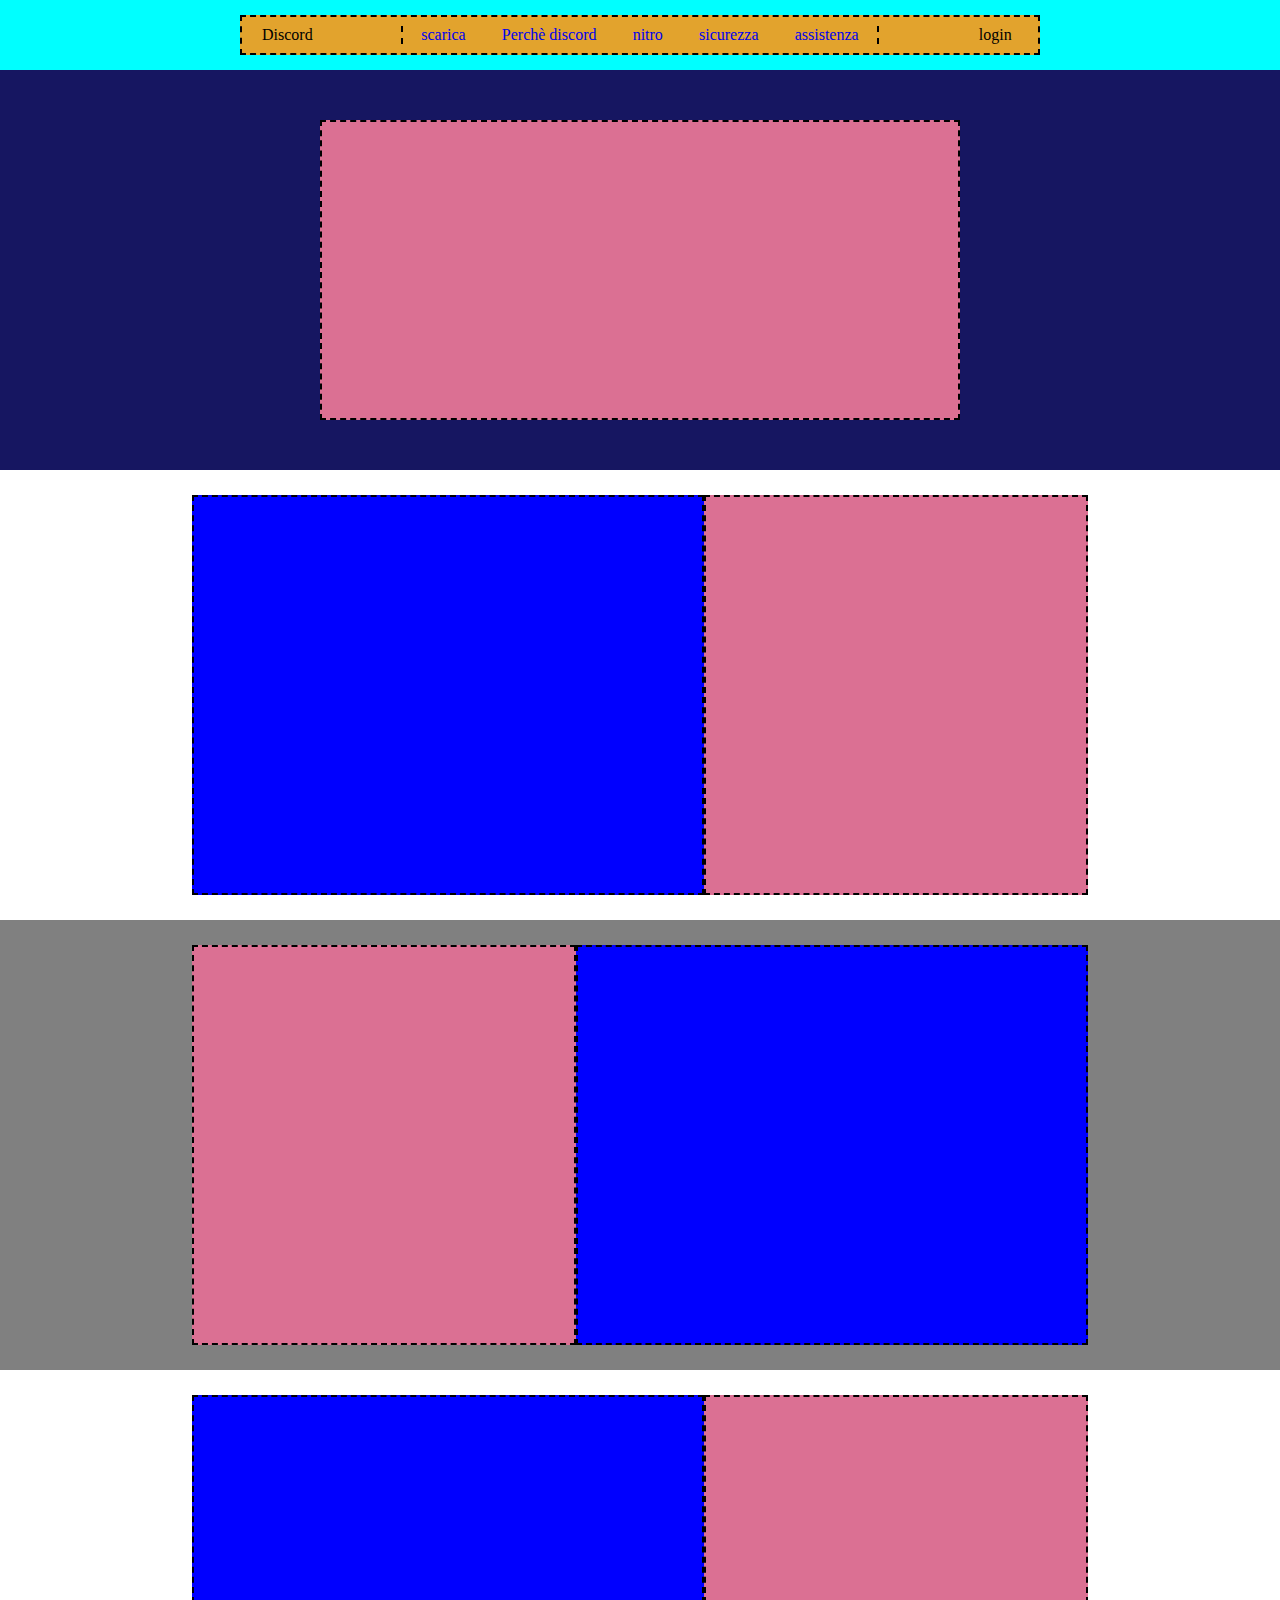
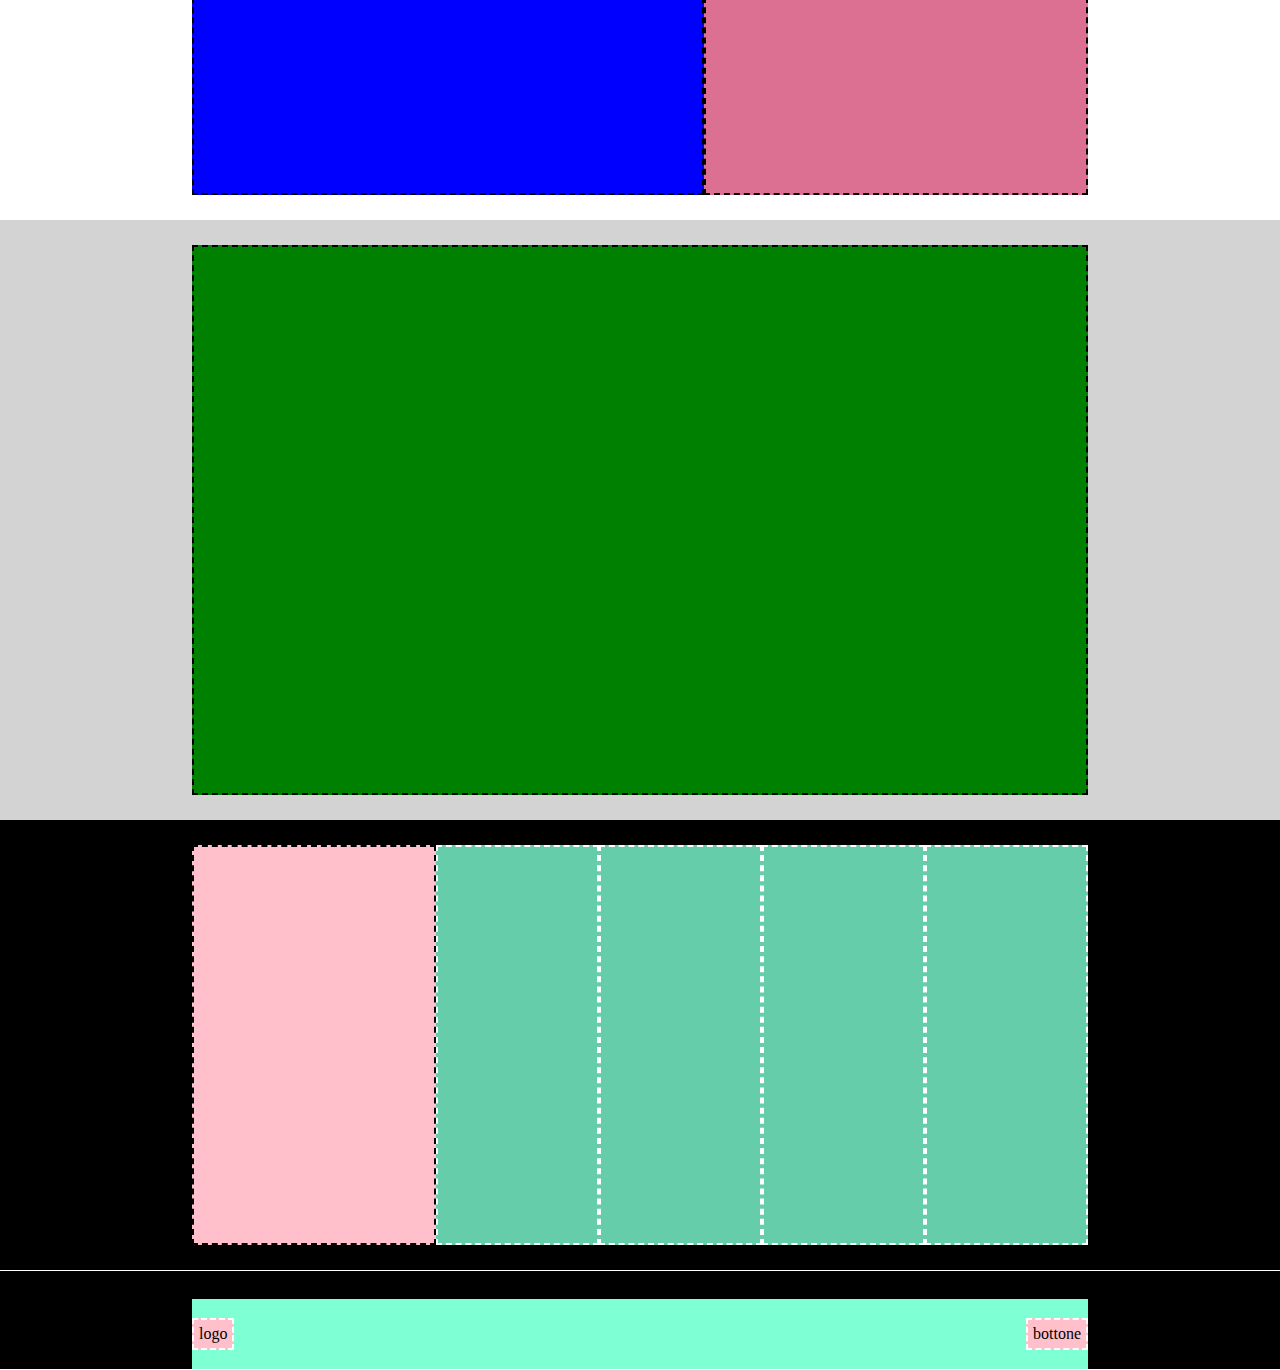
<file: index.html>
<!DOCTYPE html>
<html lang="en">
<head>
    <meta charset="UTF-8">
    <meta name="viewport" content="width=device-width, initial-scale=1.0">
    <title>Discord struttura</title>
    <link rel="stylesheet" href="./css/style.css">
</head>
<body>
    <!-- intestazione pagina -->
     <header>

        <div class="head-container">

            <span class="logo-head">Discord</span>

            <nav class="navigazione-header">
                <ul class="link-head">
                    <li><a href="#">scarica</a></li>
                    <li><a href="#">Perchè discord</a></li>
                    <li><a href="#">nitro</a></li>
                    <li><a href="#">sicurezza</a></li>
                    <li><a href="#">assistenza</a></li>
                </ul>
            </nav>
    
            <span class="login-head">login</span>

        </div>

     </header>

     <main>

        <!-- sezione jumbo -->
        <section class="jumbo-container">
            <div class="jumbo-layout"></div>

        </section>

       <!-- sezione study-group -->
        <section class="study-section">
            <div class="img-study"></div>
            <div class="study-description"></div>

        </section>

       <!-- sezione just-chillin -->
       <section class="chillin-section">
         <div class="chillin-description"></div>
         <div class="img-chillin"></div>

        </section>

       <!-- sezione coach -->
        <section class="coach-section">
          <div class="img-coach"></div>
          <div class="coach-description"></div>

        </section>

       <!-- sezione video e audio -->
        <section class="video-container">
            <div class="video-layout">
                <div></div>
                <div></div>
                <div></div>
            </div>

        </section>
      
     </main>

     <!-- footer e spacifiche -->
     <footer>

        <div class="footer-part">

            <div class="specifiche-container">

                <!-- ricerca social -->
                 <nav class="social big-section">
    
                 </nav>
    
                <!-- prodotto -->
                 <section class="prodotto small-section">
    
                 </section>
    
                <!-- compagnia -->
                 <section class="compagnia small-section">
    
                 </section>
    
                <!-- risorse -->
                 <section class="risorse small-section">
    
                 </section>
    
                <!-- norme -->
                 <section class="norme small-section">
    
                 </section>
            </div>
        </div>
      
         <!-- registrazione -->
        <div  class="registrazione-contain">
           
            <div class="registrazione">
                <span class="logo-footer sign">logo</span>
                <span class="bottone-footer sign">bottone</span>

            </div>
        </div>
        

     </footer>
    
</body>
</html>
</file>
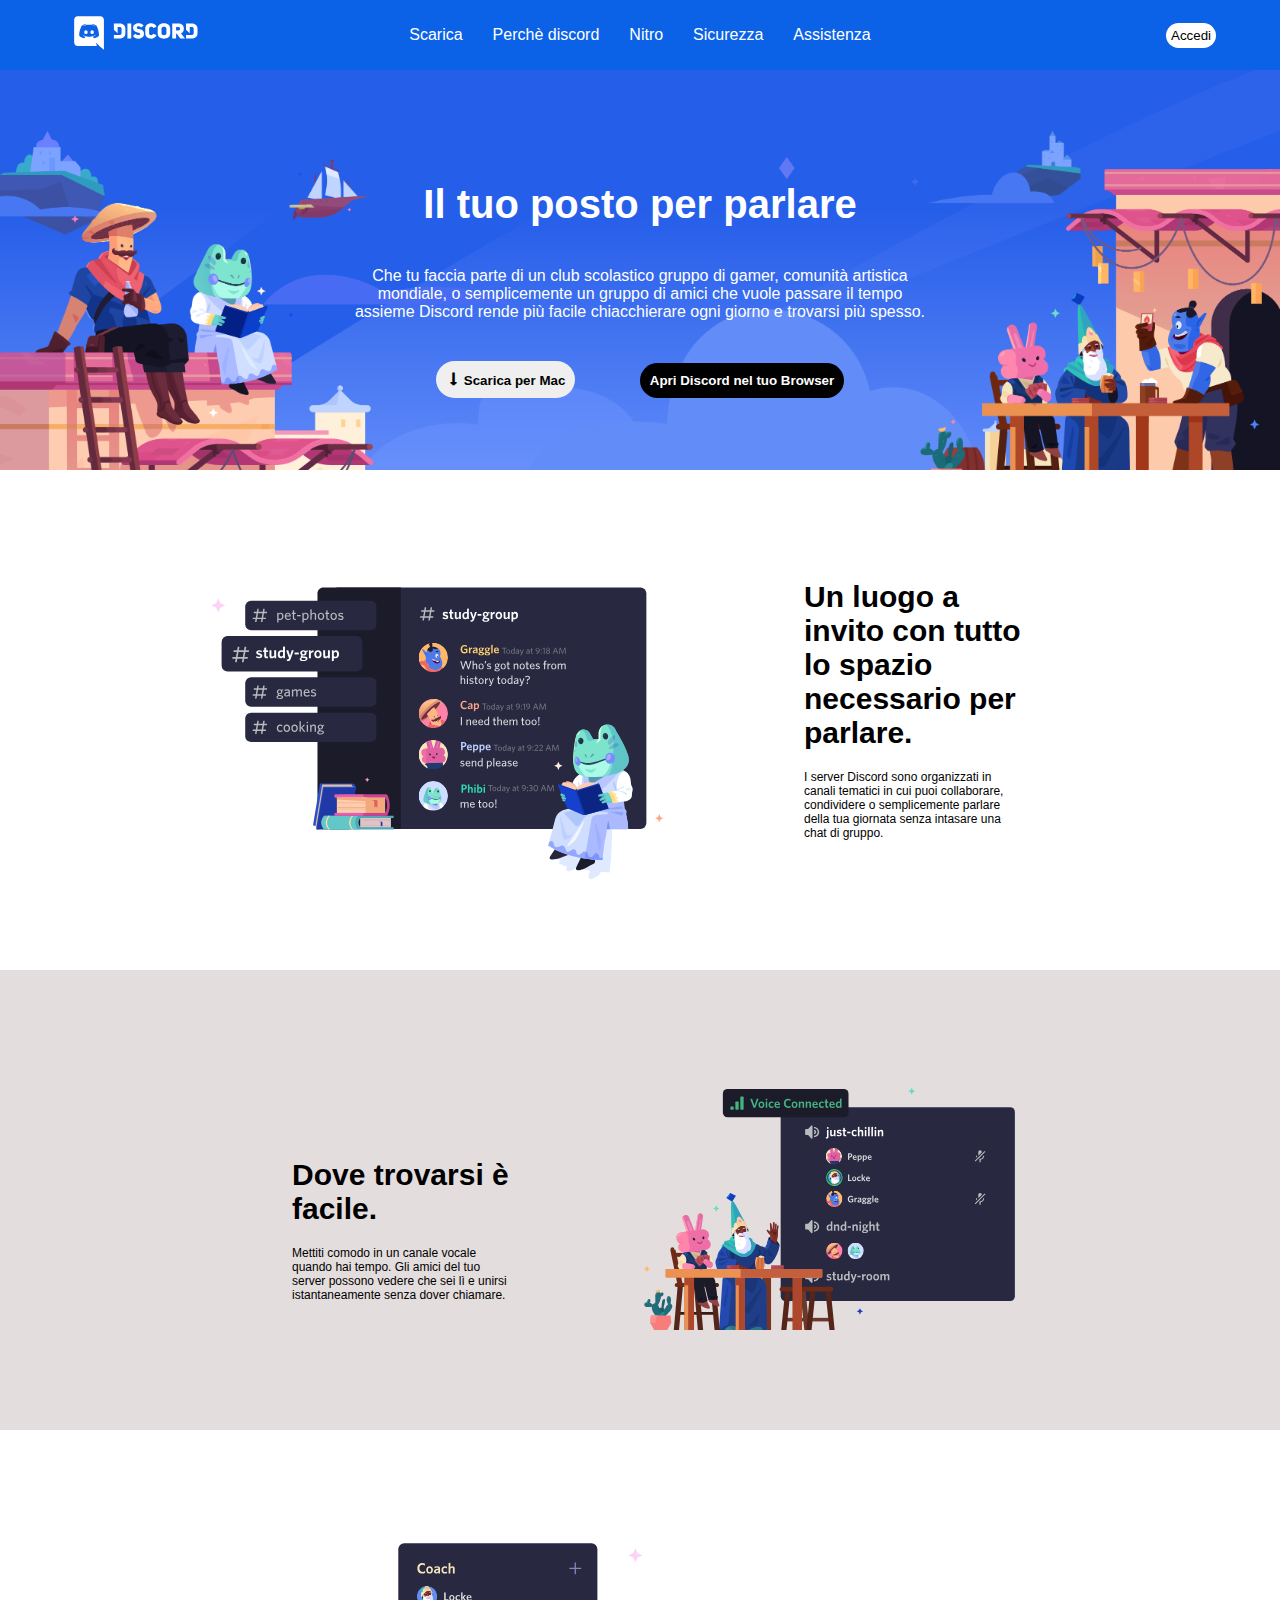
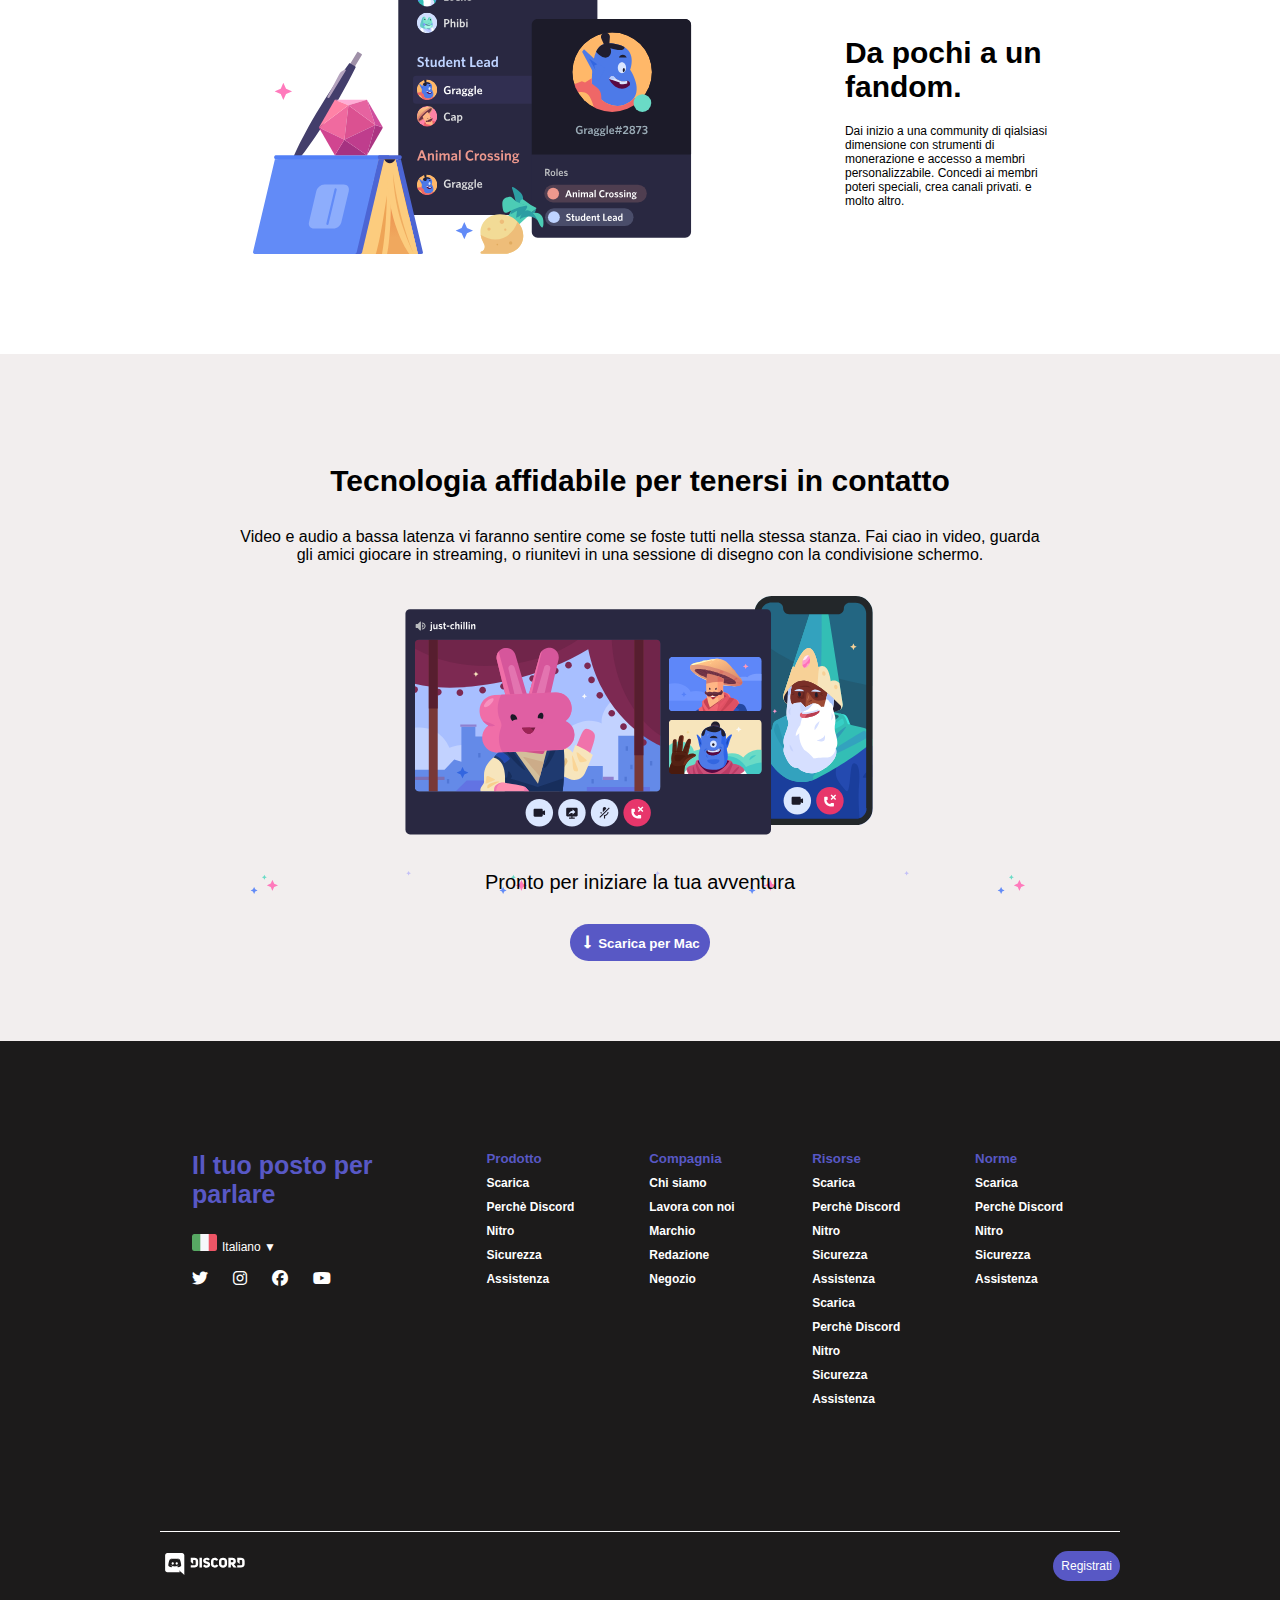
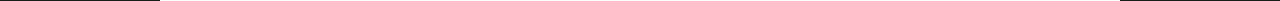
<file: bonus/index.html>
<!DOCTYPE html>
<html lang="en">
<head>
    <meta charset="UTF-8">
    <meta name="viewport" content="width=device-width, initial-scale=1.0">
    <link rel="stylesheet" href="https://cdnjs.cloudflare.com/ajax/libs/font-awesome/6.7.1/css/all.min.css">
    <title>Discord struttura</title>
    <link rel="stylesheet" href="./css bonus/style.css">
</head>
<body>
    <!-- intestazione pagina -->
     <header>

        <div class="head-container">

            <span class="logo-head"><img src="./img/logo.svg" alt="logo discord"></span>

            <nav class="navigazione-header">
                <ul class="link-head">
                    <li><a href="#">Scarica</a></li>
                    <li><a href="#">Perchè discord</a></li>
                    <li><a href="#">Nitro</a></li>
                    <li><a href="#">Sicurezza</a></li>
                    <li><a href="#">Assistenza</a></li>
                </ul>
            </nav>
    
            <span class="login-head"><button>Accedi</button></span>

        </div>

     </header>

     <main>

        <!-- sezione jumbo -->
        <section class="jumbo-container">
            <div class="jumbo-layout">
                <h1>Il tuo posto per parlare</h1>
                <p>Che tu faccia parte di un club scolastico gruppo di gamer, comunità artistica <br>mondiale, o semplicemente un gruppo di amici che vuole passare il tempo <br> assieme Discord rende più facile chiacchierare ogni giorno e trovarsi più spesso.
                </p>
                <button><span>&#129047;</span>Scarica per Mac</button>
                <button class="browser">Apri Discord nel tuo Browser</button>
            </div>

        </section>

       <!-- sezione study-group -->
        <section class="study-section">
            <div class="img-study"><img src="./img/item1.svg" alt="layout sezione studio"></div>
            <div class="study-description">
                <h2 class="titolo-secondario">
                    Un luogo a<br> invito con tutto<br> lo spazio<br> necessario per<br> parlare.
                </h2>
                <p class="paragrafo">
                    I server Discord sono organizzati in <br> canali tematici in cui puoi collaborare, <br> condividere o semplicemente parlare <br> della tua giornata senza intasare una <br> chat di gruppo.
                </p>
            </div>

        </section>

       <!-- sezione just-chillin -->
       <section class="chillin-section">
         <div class="chillin-description">
            <h2 class="titolo-secondario">
              Dove trovarsi è <br> facile.
            </h2>
            <p class="paragrafo">
                Mettiti comodo in un canale vocale <br> quando hai tempo. Gli amici del tuo <br> server possono vedere che sei lì e unirsi <br>istantaneamente senza dover chiamare.

            </p>
         </div>
         <div class="img-chillin"><img src="./img/item2.svg" alt="layout sezione chillin"></div>

        </section>

       <!-- sezione coach -->
        <section class="coach-section">
          <div class="img-coach"><img src="./img/item3.svg" alt="layout sezione coach"></div>
          <div class="coach-description">
            <h2 class="titolo-secondario">
                Da pochi a un <br>
                fandom.
            </h2>
            <p class="paragrafo">
                Dai inizio a una community di qialsiasi <br> dimensione con strumenti di <br> monerazione e accesso a membri <br> personalizzabile. Concedi ai membri <br> poteri speciali, crea canali privati. e <br> molto altro.
            </p>
          </div>

        </section>

       <!-- sezione video e audio -->
        <section class="video-container">
            <div class="video-layout">
                <div class="video-titolo">
                    Tecnologia affidabile per tenersi in contatto
                </div>

                <p>
                    Video e audio a bassa latenza vi faranno sentire come se foste tutti nella stessa stanza. Fai ciao in video, guarda <br> gli amici giocare in streaming, o riunitevi in una sessione di disegno con la condivisione schermo.

                </p>

                <div class="video-img"><img src="./img/item4-big.svg" alt="layoutsezione video"></div>

                <div>Pronto per iniziare la tua avventura </div>

                <button>
                    <span>&#129047;</span>Scarica per Mac
                </button>
            </div>

        </section>
      
     </main>

     <!-- footer e spacifiche -->
     <footer>

        <div class="footer-part">

            <section class="specifiche-container">

                <!-- ricerca social -->
                 <nav class="social big-section">

                    <h3>Il tuo posto per <br> parlare</h3>
                    <div><img src="./img/ita.png" alt="bandiera italia"><span class="lingua">Italiano &#9660;</span></div>
                    <div class="icon"><i class="fa-brands fa-twitter"></i><i class="fa-brands fa-instagram"></i><i class="fa-brands fa-facebook"></i><i class="fa-brands fa-youtube"></i></div>
    
                 </nav>
    
                <!-- prodotto -->
                 <span class="prodotto small-section">

                    <h5>Prodotto</h5>
                    <ul class="footer-text">

                        <li><a href="">Scarica</a></li>
                        <li><a href="">Perchè Discord</a></li>
                        <li><a href="">Nitro</a></li>
                        <li><a href="">Sicurezza</a></li>
                        <li><a href="">Assistenza</a></li>

                    </ul>
    
                </span>
    
                <!-- compagnia -->
                 <span class="small-section">

                    <h5>Compagnia</h5>
                    <ul class="footer-text">

                        <li><a href="">Chi siamo</a></li>
                        <li><a href="">Lavora con noi</a></li>
                        <li><a href="">Marchio</a></li>
                        <li><a href="">Redazione</a></li>
                        <li><a href="">Negozio</a></li>

                    </ul>

    
                 </span>
    
                <!-- risorse -->
                 <span class="small-section">

                    <h5>Risorse</h5>
                    <ul class="footer-text">

                        <li><a href="">Scarica</a></li>
                        <li><a href="">Perchè Discord</a></li>
                        <li><a href="">Nitro</a></li>
                        <li><a href="">Sicurezza</a></li>
                        <li><a href="">Assistenza</a></li>
                        <li><a href="">Scarica</a></li>
                        <li><a href="">Perchè Discord</a></li>
                        <li><a href="">Nitro</a></li>
                        <li><a href="">Sicurezza</a></li>
                        <li><a href="">Assistenza</a></li>
                        
                    </ul>
    
                 </span>
    
                <!-- norme -->
                 <span class="small-section">

                    <h5>Norme</h5>
                    <ul class="footer-text">
                        
                        <li><a href="">Scarica</a></li>
                        <li><a href="">Perchè Discord</a></li>
                        <li><a href="">Nitro</a></li>
                        <li><a href="">Sicurezza</a></li>
                        <li><a href="">Assistenza</a></li>

                    </ul>
    
                 </span>
            </section>
       </div>
            
            <!-- registrazione -->
            <section  class="registrazione-contain">
           
                <div class="registrazione">
                    <span class="logo-footer"><img src="./img/logo.svg" alt=""></span>
                    <span class="bottone-footer">Registrati</span>
    
                </div>
            </section>
      
     </footer>
    
</body>
</html>
</file>
<file: css/style.css>
/* default */
*{
    margin: 0%;
    padding: 0%;
    box-sizing: border-box;
}

/* header */
header {
    height: 70px;
    display: flex;
    justify-content: center;
    align-items: center;
    /* debug */
    background-color: aqua;

}

.head-container {
    width: 800px;
    height: 40px;
    display: flex;
    align-items: center;
    /* debug */
    background-color: rgb(226, 163, 45);
    border: 2px dashed black;

}

.logo-head {
    width: 20%;
    padding-left: 20px;


}

.navigazione-header {
    width: 60%;
    /* debug */
    border-right: 2px dashed black;
    border-left: 2px dashed black;
    
}


.link-head {
    list-style: none;
    display: flex;
    justify-content: space-around;
    
    
}


li a {
    text-decoration: none;
    
}


.login-head {
    width: 20%;
    padding-left: 100px;
    
    

}

/* jumbo section */
.jumbo-container {
    display: flex;
    justify-content: center;
    align-items: center;
    /* debug */
    background-color: rgb(22, 22, 97);
    height: 400px;

}
  
.jumbo-layout {
    background-color: palevioletred;
    min-height: 300px;
    width: 50%;
    border: 2px dashed black;

}

/* study group section */
.study-section {
    background-color: white;
    height: 450px;
    display: flex;
    justify-content: center;
    align-items: center;


}

.img-study {
    width: 40%;
    min-height: 400px;
    /* debug */
    background-color: blue;
    border: 2px dashed black;
    
}

.study-description {
    width: 30%;
    min-height: 400px;
    /* debug */
    background-color: palevioletred;
    border: 2px dashed black;
   
}

/* chillin section */
.chillin-section {
    background-color: grey;
    height: 450px;
    display: flex;
    justify-content: center;
    align-items: center;

}

.chillin-description {
    width: 30%;
    min-height: 400px;
    /* debug */
    background-color: palevioletred;
    border: 2px dashed black;

}

.img-chillin {
    width: 40%;
    min-height: 400px;
    /* debug */
    background-color: blue;
    border: 2px dashed black;

}

/* coach section */
.coach-section {
    background-color: white;
    height: 450px;
    display: flex;
    justify-content: center;
    align-items: center;
 }

 .img-coach {
    width: 40%;
    min-height: 400px;
    /* debug */
    background-color: blue;
    border: 2px dashed black;
 }

 .coach-description {
    width: 30%;
    min-height: 400px;
    /* debug */
    background-color: palevioletred;
    border: 2px dashed black;

 }

 /* audio video section */
 .video-container {
    display: flex;
    justify-content: center;
    align-items: center;
    height: 600px;
    /* debug */
    background-color: lightgrey;

 }

 .video-layout {
    min-height: 550px;
    width: 70%;
    /* debug */
    background-color: green;
    border: 2px dashed black;
    
 }

 /* footer section */

 .footer-part {
    width: 100%;
    height: 450px;
    display: flex;
    justify-content: center;
    align-items: center;
    /* debug */
    background-color: black;
    
 }

 .specifiche-container {
    width: 70%;
    min-height: 400px;
    display: flex;

 }

 .social {
    width: 30%;
    min-height: 400px;
    /* debug */
    background-color: pink;
    
 }

 .big-section {
    border: 2px dashed black;
 }

 .small-section {
    width:  20%;
    min-height: 400px;
    /* debug */
    background-color:mediumaquamarine;
    border: 2px dashed white;
    

 }

 .prodotto {
    
 }

 .compagnia {
    

 }

 .risorse {
    
 }

 .norme {
    
 }

 /* registrazion */

 .registrazione-contain {
    height: 100px;
    width: 100%;
    display: flex;
    justify-content: center;
    align-items: flex-end;
    
    /* debug */
    background-color: black;
    border-bottom: 1px solid white;
    border-top: 1px solid white;
    
 }

 .registrazione {
    min-height: 70px;
    width: 70%;
    display: flex;
    justify-content: space-between;
    align-items: center;
    /* debug */
    background-color: aquamarine; 
 }

 .sign {
    border: 2px dashed white;
    background-color: pink;
 }


 .logo-footer {
    padding: 5px;


 }

 .bottone-footer {
    padding: 5px;
    

 }
</file>
<file: bonus/css bonus/style.css>
/* default */
*{
    margin: 0%;
    padding: 0%;
    box-sizing: border-box;
    font-family: Whitney, 'Helvetica Neue', Helvetica, Arial, sans-serif;
}

.titolo-secondario {
    font-size: 30px;
    margin-top: 60px;
    margin-left: 100px;

}

.paragrafo {
    font-size: 12px;
    margin-top: 20px;
    margin-left: 100px;
}

/* header */
header {
    height: 70px;
    display: flex;
    justify-content: center;
    align-items: center;
    background-color: rgb(11, 98, 230);

}

.head-container {
    width: 90%;
    height: 40px;
    display: flex;
    justify-content: space-between;
    align-items: center;
    

}

.logo-head {
    width: 20%;
    padding-left: 10px;


}

.navigazione-header {
    width: 60%;
    
    
}


.link-head {
    list-style: none;
    display: flex;
    justify-content: center;
    
    
}


li a {
    color: white;
    padding: 15px;
    text-decoration: none;
    
}


.login-head {
    width: 20%;
    text-align: end;
    

}

.login-head button {
    width: 50px;
    padding: 5px;
    background-color: white;
    border: none;
    border-radius: 9999px;
}

/* jumbo section */
.jumbo-container {
    display: flex;
    justify-content: center;
    align-items: center;
    background-image: url(../img/jumbo.png);
    background-size: cover;
    min-height: 400px;

}
  
.jumbo-layout {
    width: 50%;
    text-align: center;
    color: white;

}
.jumbo-layout h1 {
    font-size: 40px;
    margin-top: 40px;
}

.jumbo-layout p {
    margin: 40px 0;

}

button span {
    font-size: 15px;
    margin-right: 3px;
}

.jumbo-layout button {
    margin: 0 30px;
    border: none;
    padding: 10px;
    border-radius: 9999px;
    font-weight: bold;
}

.browser {
    color: white;
    background-color: black;
}




/* study group section */
.study-section {
    background-color: white;
    padding: 50px 0;
    display: flex;
    justify-content: center;
    align-items: center;


}

.img-study {
    min-width: 40%;
    display: flex;
    justify-content: center;
    align-items: center;
   
}

.img-study img {
    width: 500px;
    
}

.study-description {
    min-width: 30%;
    min-height: 400px;

   
}



/* chillin section */
.chillin-section {
    background-color: rgb(228, 221, 221);
    padding: 100px 0;
    display: flex;
    justify-content: center;
    align-items: center;

}

.chillin-description {
    min-width: 30%;
    

}

.img-chillin {
    min-width: 40%;
    display: flex;
    justify-content: center;
    align-items: center;
    

}

.img-chillin img {
    width: 400px;
}

/* coach section */
.coach-section {
    background-color: white;
    padding: 100px 0;
    display: flex;
    justify-content: center;
    align-items: center;
 }

 .img-coach {
    min-width: 40%;
    display: flex;
    justify-content: center;
    align-items: center;
 }

 .img-coach img {
    width: 500px;
 }

 .coach-description {
    max-width: 30%;

 }

 /* audio video section */
 .video-container {
    display: flex;
    justify-content: center;
    align-items: center;
    background-color: rgb(242, 238, 238);
    padding: 80px 0;

 }

 .video-layout {
    min-width: 70%;
    text-align: center;
 }

 .video-img img {
    width: 500px;
 }

 .video-titolo {
    font-size: 30px;
    margin-top: 30px;
    font-weight: bold;
 }

 .video-layout :nth-child(2) {
    margin-top: 30px;
 }

 .video-layout :nth-child(4) {
    font-size: 20px;
    margin-bottom: 30px;
    background-image: url(../img/stars.svg);
    background-position: center ;
    background-size: contain;

 }

 .video-layout button {
    margin: 0 30px;
    border: none;
    padding: 10px;
    border-radius: 9999px;
    font-weight: bold;
    color: white;
    background-color: rgb(88, 88, 197);
 }

 /* footer section */

 .footer-text {
    color: white;
    font-size: 12px;
    list-style: none;
    margin-left: 35px;

 }

 .footer-text li {
    margin-top: 10px;
    font-weight: bold;
 }


 h5 {
    color: rgb(88, 88, 197);
    margin-bottom: 10px;
    margin-top: 50px;
    margin-left: 50px;
 }

 footer {
    background-color: rgb(28, 27, 27);

 }

 .footer-part {
    width: 100%;
    padding-top: 60px;
    display: flex;
    justify-content: center;
    align-items: center;
    
    
    
 }

 .specifiche-container {
    width: 70%;
    min-height: 400px;
    display: flex;
    justify-content: center;
    align-items: center;

 }

 .big-section img {
    width: 25px;
    margin-top: 15px;
    margin-right: 5px;
 }

 .big-section h3 {
    font-size: 25px;
    margin-top: 50px;
    margin-bottom: 10px;
    color: rgb(88, 88, 197);
 }

 .lingua {
    color: white;
    font-size: 12px;
    line-height: 100%;
    vertical-align: middle;
 }

 .social {
    width: 30%;
    min-height: 400px;
   
 }

 .icon {
    color: white;
    margin-top: 15px;
 }

 .icon i {
    margin-right: 25px;
 }


 .small-section {
    width:  20%;
    min-height: 400px;
    

 }


 /* registrazion */

 .registrazione-contain {
    height: 100px;
    width: 100%;
    display: flex;
    justify-content: center;
    align-items: flex-end;
   
 }

 .registrazione {
    min-height: 70px;
    width: 75%;
    display: flex;
    justify-content: space-between;
    align-items: center;
    border-top: 1px solid white;
    border-bottom: 1px solid white;
  
 }



 .logo-footer img {
    width: 90px;
    padding: 5px;


 }

 .bottone-footer {
    font-size: 12px;
    padding: 8px;
    border-radius: 9999px;
    color: white;
    background-color:rgb(88, 88, 197);
    

 }
</file>
